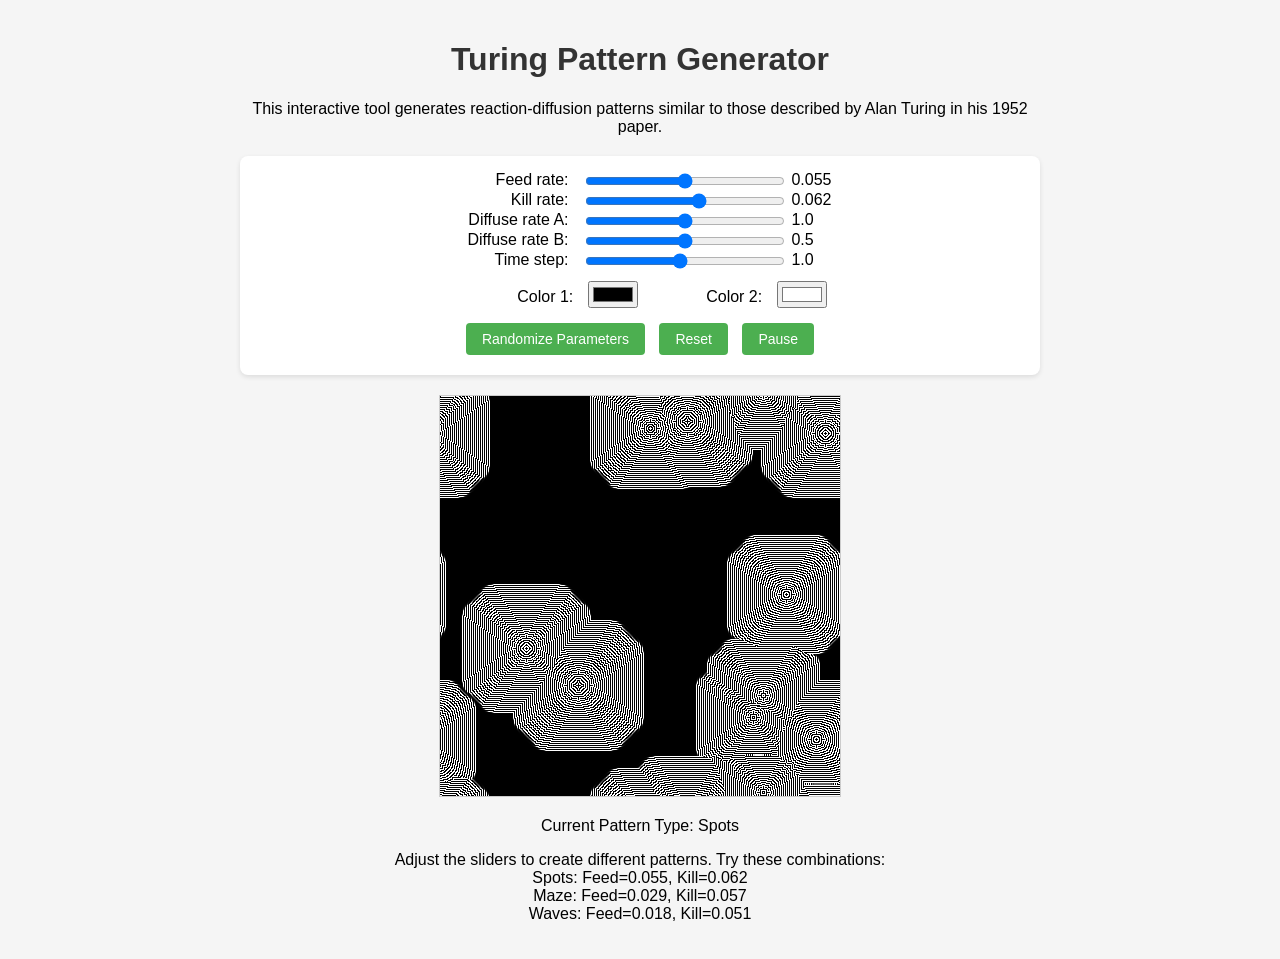
<file: day 28/index.html>
<!DOCTYPE html>
<html lang="en">
<head>
    <meta charset="UTF-8">
    <meta name="viewport" content="width=device-width, initial-scale=1.0">
    <title>Turing Pattern Generator</title>
    <style>
        body {
            font-family: Arial, sans-serif;
            max-width: 800px;
            margin: 0 auto;
            padding: 20px;
            text-align: center;
            background-color: #f5f5f5;
        }
        h1 {
            color: #333;
        }
        canvas {
            border: 1px solid #ccc;
            margin: 20px auto;
            display: block;
            background-color: white;
        }
        .controls {
            margin: 20px 0;
            padding: 15px;
            background-color: #fff;
            border-radius: 8px;
            box-shadow: 0 2px 5px rgba(0,0,0,0.1);
        }
        button {
            padding: 8px 16px;
            margin: 5px;
            background-color: #4CAF50;
            color: white;
            border: none;
            border-radius: 4px;
            cursor: pointer;
            font-size: 14px;
        }
        button:hover {
            background-color: #45a049;
        }
        label {
            display: inline-block;
            width: 120px;
            text-align: right;
            margin-right: 10px;
        }
        input[type="range"] {
            width: 200px;
            vertical-align: middle;
        }
        .value-display {
            display: inline-block;
            width: 40px;
            text-align: left;
        }
        .color-picker {
            margin: 10px 0;
        }
        .color-picker label {
            margin-right: 10px;
        }
    </style>
</head>
<body>
    <h1>Turing Pattern Generator</h1>
    <p>This interactive tool generates reaction-diffusion patterns similar to those described by Alan Turing in his 1952 paper.</p>
    
    <div class="controls">
        <div>
            <label for="feed">Feed rate:</label>
            <input type="range" id="feed" min="0.01" max="0.1" step="0.001" value="0.055">
            <span id="feed-value" class="value-display">0.055</span>
        </div>
        
        <div>
            <label for="kill">Kill rate:</label>
            <input type="range" id="kill" min="0.01" max="0.1" step="0.001" value="0.062">
            <span id="kill-value" class="value-display">0.062</span>
        </div>
        
        <div>
            <label for="diffuseA">Diffuse rate A:</label>
            <input type="range" id="diffuseA" min="0.5" max="1.5" step="0.01" value="1.0">
            <span id="diffuseA-value" class="value-display">1.0</span>
        </div>
        
        <div>
            <label for="diffuseB">Diffuse rate B:</label>
            <input type="range" id="diffuseB" min="0.1" max="0.9" step="0.01" value="0.5">
            <span id="diffuseB-value" class="value-display">0.5</span>
        </div>
        
        <div>
            <label for="timeStep">Time step:</label>
            <input type="range" id="timeStep" min="0.1" max="2.0" step="0.1" value="1.0">
            <span id="timeStep-value" class="value-display">1.0</span>
        </div>

        <div class="color-picker">
            <label for="color1">Color 1:</label>
            <input type="color" id="color1" value="#000000">
            
            <label for="color2">Color 2:</label>
            <input type="color" id="color2" value="#ffffff">
        </div>
        
        <div>
            <button id="randomize">Randomize Parameters</button>
            <button id="reset">Reset</button>
            <button id="pause">Pause</button>
        </div>
    </div>
    
    <canvas id="canvas" width="400" height="400"></canvas>
    
    <div>
        <p>Current Pattern Type: <span id="pattern-type">Spots</span></p>
        <p>
            Adjust the sliders to create different patterns. Try these combinations:
            <br>Spots: Feed=0.055, Kill=0.062
            <br>Maze: Feed=0.029, Kill=0.057
            <br>Waves: Feed=0.018, Kill=0.051
        </p>
    </div>

    <script>
        const canvas = document.getElementById('canvas');
        const ctx = canvas.getContext('2d');
        const width = canvas.width;
        const height = canvas.height;
        
        // Create an image data object
        const imgData = ctx.createImageData(width, height);
        
        // Create grid arrays for the chemical concentrations
        let gridA, gridB, nextA, nextB;
        
        // UI elements
        const feedSlider = document.getElementById('feed');
        const killSlider = document.getElementById('kill');
        const diffuseASlider = document.getElementById('diffuseA');
        const diffuseBSlider = document.getElementById('diffuseB');
        const timeStepSlider = document.getElementById('timeStep');
        const color1Picker = document.getElementById('color1');
        const color2Picker = document.getElementById('color2');
        const randomizeBtn = document.getElementById('randomize');
        const resetBtn = document.getElementById('reset');
        const pauseBtn = document.getElementById('pause');
        const patternType = document.getElementById('pattern-type');
        
        // Display values
        const feedValue = document.getElementById('feed-value');
        const killValue = document.getElementById('kill-value');
        const diffuseAValue = document.getElementById('diffuseA-value');
        const diffuseBValue = document.getElementById('diffuseB-value');
        const timeStepValue = document.getElementById('timeStep-value');
        
        // Animation control
        let animationId = null;
        let isPaused = false;
        
        // Initialize the grid
        function initGrid() {
            gridA = new Array(width * height).fill(1.0);
            gridB = new Array(width * height).fill(0.0);
            nextA = new Array(width * height).fill(0.0);
            nextB = new Array(width * height).fill(0.0);
            
            // Add some random perturbations to start the reaction
            for (let i = 0; i < 10; i++) {
                const x = Math.floor(Math.random() * width);
                const y = Math.floor(Math.random() * height);
                const radius = Math.floor(Math.random() * 10) + 5;
                
                for (let dy = -radius; dy <= radius; dy++) {
                    for (let dx = -radius; dx <= radius; dx++) {
                        const px = (x + dx + width) % width;
                        const py = (y + dy + height) % height;
                        if (dx*dx + dy*dy <= radius*radius) {
                            gridB[py * width + px] = 1.0;
                        }
                    }
                }
            }
        }
        
        // Convert rgb to hex
        function rgbToHex(r, g, b) {
            return "#" + ((1 << 24) + (r << 16) + (g << 8) + b).toString(16).slice(1);
        }
        
        // Convert hex to rgb
        function hexToRgb(hex) {
            const result = /^#?([a-f\d]{2})([a-f\d]{2})([a-f\d]{2})$/i.exec(hex);
            return result ? {
                r: parseInt(result[1], 16),
                g: parseInt(result[2], 16),
                b: parseInt(result[3], 16)
            } : null;
        }
        
        // Update the simulation
        function update() {
            const feed = parseFloat(feedSlider.value);
            const kill = parseFloat(killSlider.value);
            const diffuseA = parseFloat(diffuseASlider.value);
            const diffuseB = parseFloat(diffuseBSlider.value);
            const dt = parseFloat(timeStepSlider.value);
            
            // Calculate reaction-diffusion for each cell
            for (let y = 0; y < height; y++) {
                for (let x = 0; x < width; x++) {
                    const i = y * width + x;
                    
                    // Calculate the Laplacian using a 9-point stencil
                    let sumA = 0;
                    let sumB = 0;
                    
                    for (let dy = -1; dy <= 1; dy++) {
                        for (let dx = -1; dx <= 1; dx++) {
                            const px = (x + dx + width) % width;
                            const py = (y + dy + height) % height;
                            const j = py * width + px;
                            
                            // Weighted sum for the Laplacian
                            let weight = 1;
                            if (dx === 0 && dy === 0) weight = -8;
                            
                            sumA += weight * gridA[j];
                            sumB += weight * gridB[j];
                        }
                    }
                    
                    // Apply the reaction-diffusion equation
                    const a = gridA[i];
                    const b = gridB[i];
                    const reaction = a * b * b;
                    
                    nextA[i] = a + dt * (diffuseA * sumA - reaction + feed * (1 - a));
                    nextB[i] = b + dt * (diffuseB * sumB + reaction - (kill + feed) * b);
                    
                    // Clamp values
                    nextA[i] = Math.max(0, Math.min(1, nextA[i]));
                    nextB[i] = Math.max(0, Math.min(1, nextB[i]));
                }
            }
            
            // Swap grids
            [gridA, nextA] = [nextA, gridA];
            [gridB, nextB] = [nextB, gridB];
        }
        
        // Render the grid to the canvas
        function render() {
            const color1 = hexToRgb(color1Picker.value);
            const color2 = hexToRgb(color2Picker.value);
            
            for (let y = 0; y < height; y++) {
                for (let x = 0; x < width; x++) {
                    const i = y * width + x;
                    const idx = (y * width + x) * 4;
                    
                    // Calculate color based on chemical B concentration
                    const t = gridB[i];
                    imgData.data[idx + 0] = Math.floor(color1.r * (1 - t) + color2.r * t);
                    imgData.data[idx + 1] = Math.floor(color1.g * (1 - t) + color2.g * t);
                    imgData.data[idx + 2] = Math.floor(color1.b * (1 - t) + color2.b * t);
                    imgData.data[idx + 3] = 255; // Alpha
                }
            }
            
            ctx.putImageData(imgData, 0, 0);
        }
        
        // Main animation loop
        function animate() {
            if (!isPaused) {
                update();
                render();
            }
            animationId = requestAnimationFrame(animate);
        }
        
        // Initialize and start the animation
        function init() {
            initGrid();
            animate();
            updatePatternType();
        }
        
        // Event listeners for sliders
        feedSlider.addEventListener('input', () => {
            feedValue.textContent = feedSlider.value;
            updatePatternType();
        });
        
        killSlider.addEventListener('input', () => {
            killValue.textContent = killSlider.value;
            updatePatternType();
        });
        
        diffuseASlider.addEventListener('input', () => {
            diffuseAValue.textContent = diffuseASlider.value;
        });
        
        diffuseBSlider.addEventListener('input', () => {
            diffuseBValue.textContent = diffuseBSlider.value;
        });
        
        timeStepSlider.addEventListener('input', () => {
            timeStepValue.textContent = timeStepSlider.value;
        });
        
        // Button event listeners
        randomizeBtn.addEventListener('click', () => {
            feedSlider.value = (Math.random() * 0.09 + 0.01).toFixed(3);
            killSlider.value = (Math.random() * 0.09 + 0.01).toFixed(3);
            diffuseASlider.value = (Math.random() * 1.0 + 0.5).toFixed(2);
            diffuseBSlider.value = (Math.random() * 0.8 + 0.1).toFixed(2);
            
            feedValue.textContent = feedSlider.value;
            killValue.textContent = killSlider.value;
            diffuseAValue.textContent = diffuseASlider.value;
            diffuseBValue.textContent = diffuseBSlider.value;
            
            initGrid();
            updatePatternType();
        });
        
        resetBtn.addEventListener('click', () => {
            initGrid();
        });
        
        pauseBtn.addEventListener('click', () => {
            isPaused = !isPaused;
            pauseBtn.textContent = isPaused ? 'Resume' : 'Pause';
        });
        
        // Update pattern type based on feed and kill parameters
        function updatePatternType() {
            const feed = parseFloat(feedSlider.value);
            const kill = parseFloat(killSlider.value);
            
            if (feed < 0.03 && kill < 0.055) {
                patternType.textContent = "Waves";
            } else if (feed < 0.04 && kill < 0.06) {
                patternType.textContent = "Maze";
            } else if (feed < 0.065 && kill < 0.065) {
                patternType.textContent = "Spots";
            } else {
                patternType.textContent = "Mixed/Unstable";
            }
        }
        
        // Start the simulation
        init();
    </script>
</body>
</html>
</file>
